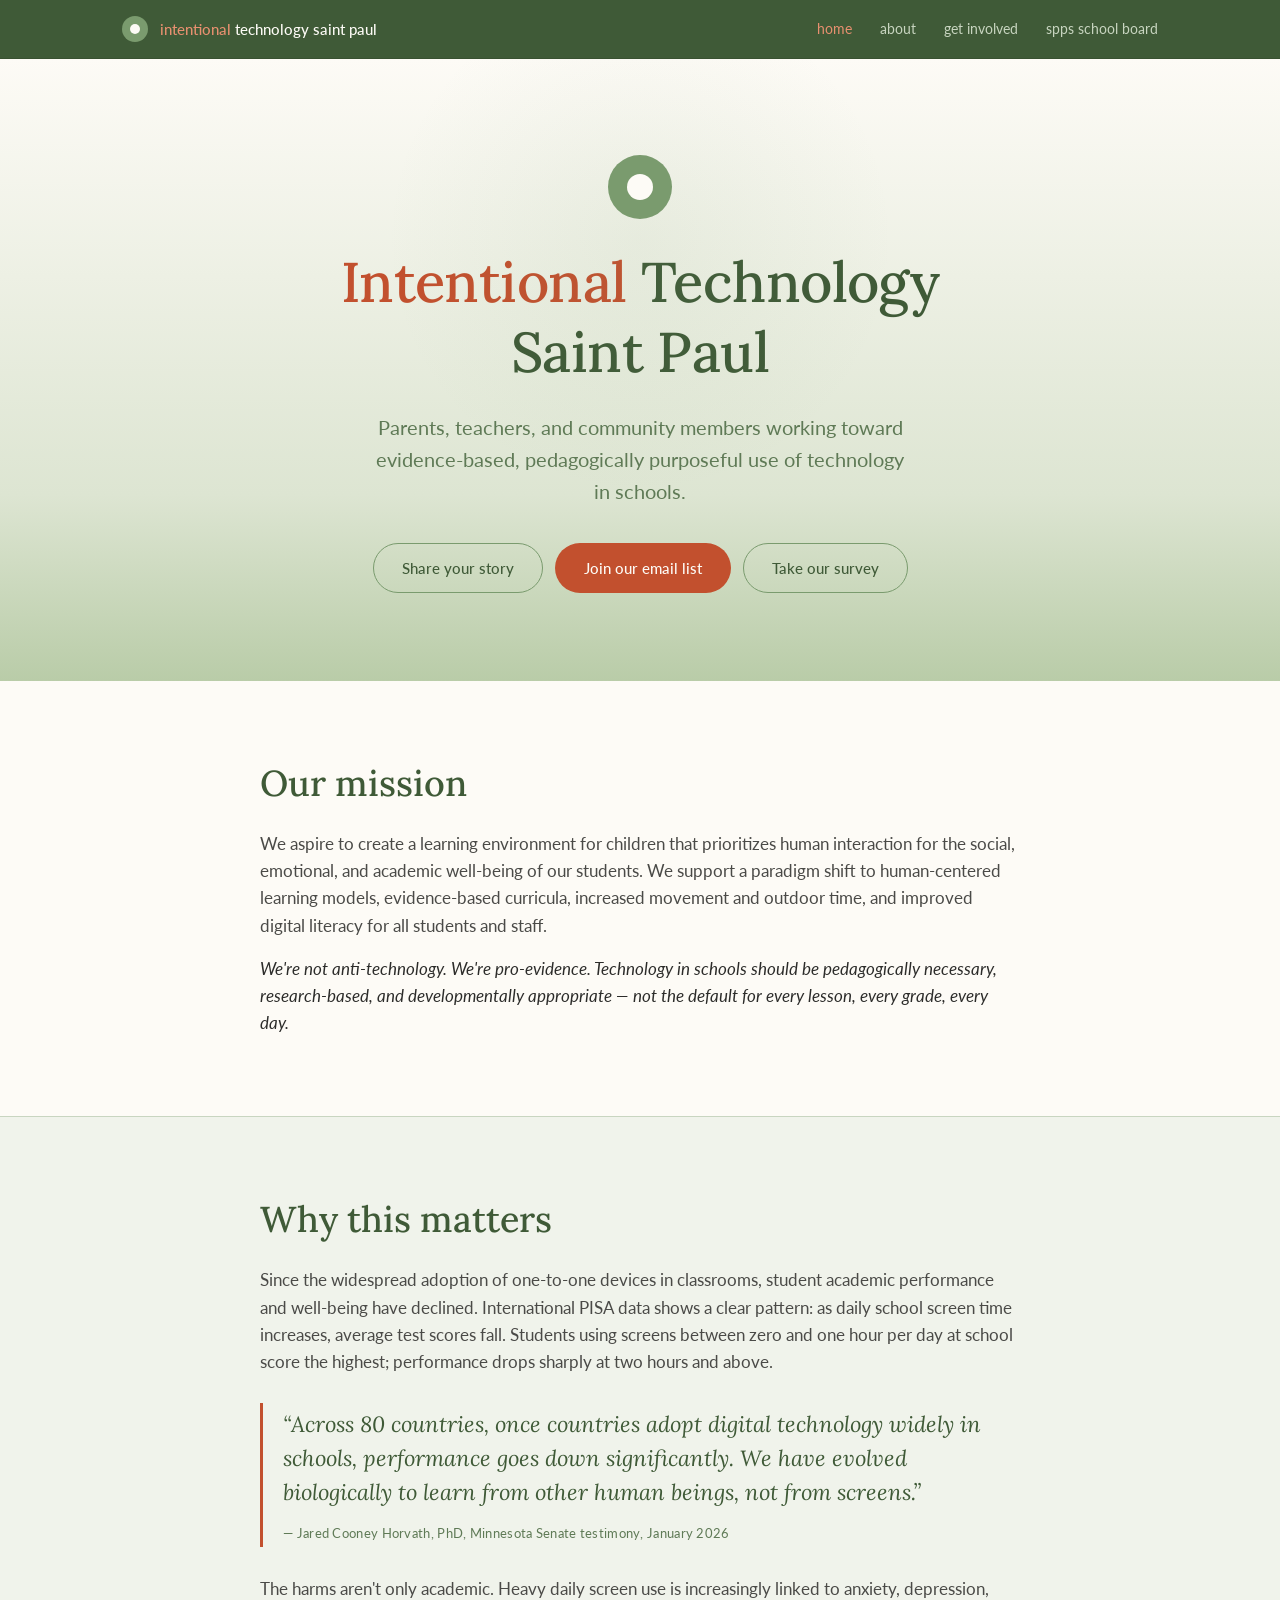
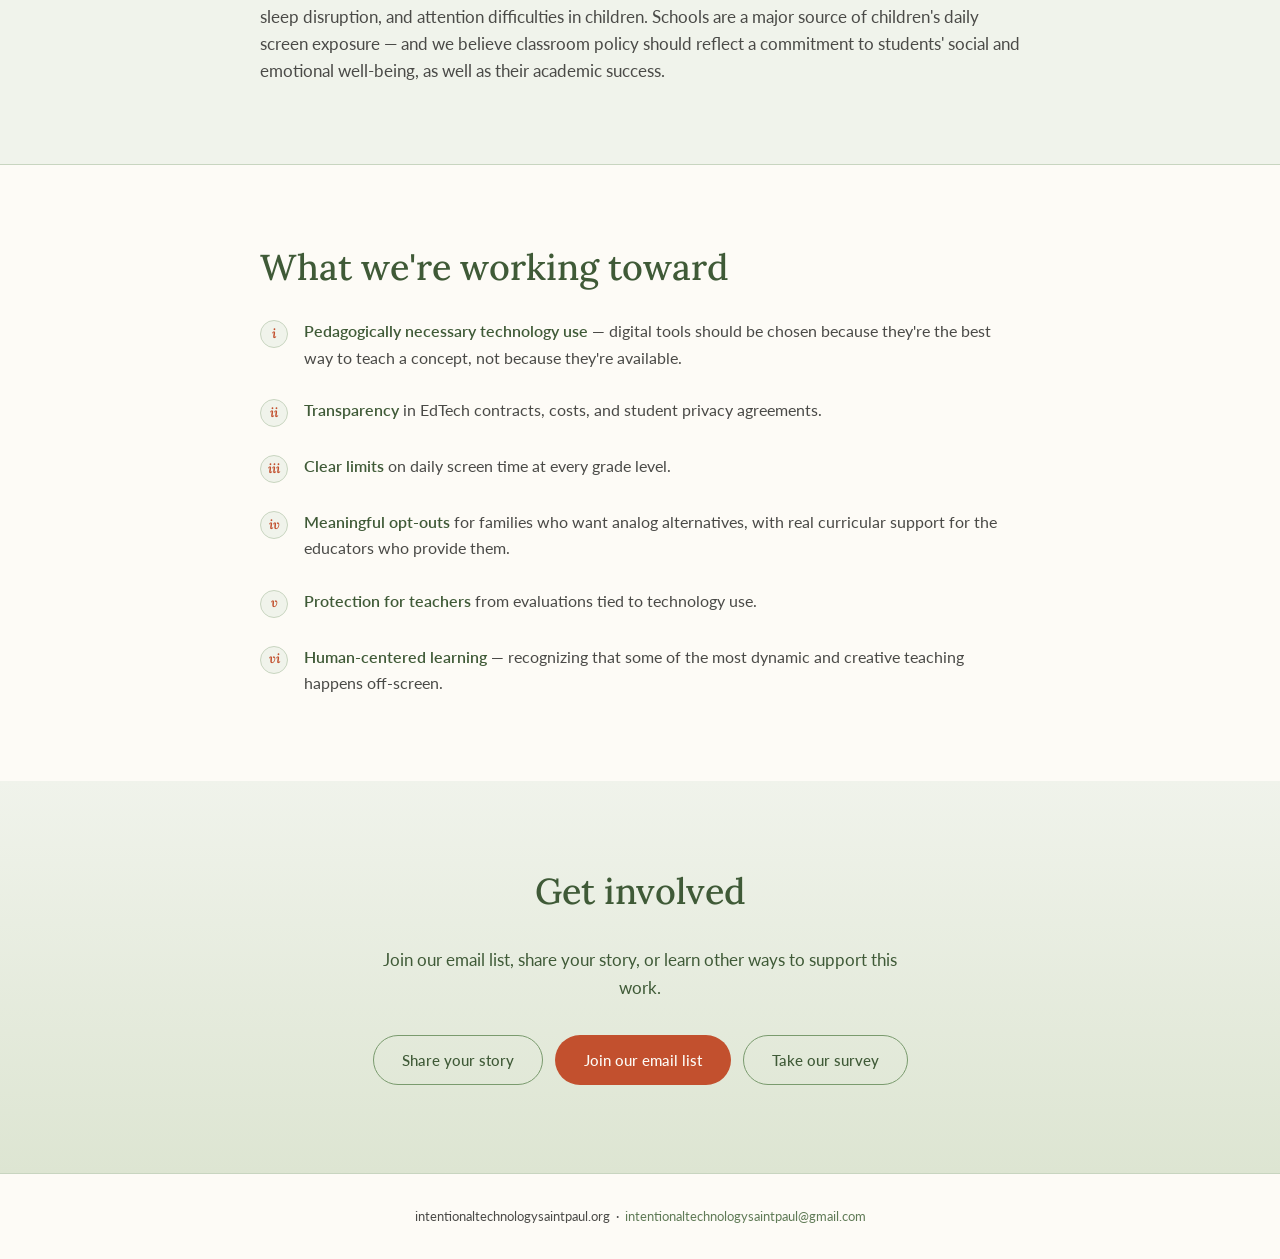
<file: index.html>
<!DOCTYPE html>
<html lang="en">
<head>
<meta charset="UTF-8">
<meta name="viewport" content="width=device-width, initial-scale=1.0">
<title>Intentional Technology Saint Paul</title>
<meta name="description" content="Parents, teachers, and community members working toward evidence-based, pedagogically purposeful use of technology in schools.">

<link rel="icon" type="image/png" href="logo-favicon.png">

<link rel="preconnect" href="https://fonts.googleapis.com">
<link rel="preconnect" href="https://fonts.gstatic.com" crossorigin>
<link href="https://fonts.googleapis.com/css2?family=Lora:wght@400;500;600;700&family=Lato:wght@400;500;700&display=swap" rel="stylesheet">

<link rel="stylesheet" href="styles.css?v=20261008">
</head>
<body>

<!-- ============ NAV ============ -->
<nav class="nav">
  <div class="nav-inner">
    <a href="index.html" class="nav-logo">
      <span class="nav-mark"></span>
      <span><span class="intentional">intentional</span> technology saint paul</span>
    </a>
    <div class="nav-links">
      <a href="index.html" class="nav-current">home</a>
      <a href="about.html">about</a>
      <a href="get-involved.html">get involved</a>
      <a href="spps-school-board.html">spps school board</a>
    </div>
  </div>
</nav>

<!-- ============ HERO ============ -->
<section class="hero" id="top">
  <div class="container">
    <div class="hero-mark"></div>
    <h1><span class="intentional">Intentional</span> Technology<br>Saint Paul</h1>
    <p class="hero-tagline">Parents, teachers, and community members working toward evidence-based, pedagogically purposeful use of technology in schools.</p>
    <div class="hero-buttons">
      <a href="get-involved.html#testimony" class="btn btn-secondary">Share your story</a>
      <a href="get-involved.html" class="btn btn-primary">Join our email list</a>
      <a href="https://docs.google.com/forms/d/e/1FAIpQLSejXLMiZzwrO2mAkwRNwSP4qWl0P58UmI9xe1b-pAo0sxrqiw/viewform?usp=dialog" class="btn btn-secondary" target="_blank" rel="noopener">Take our survey</a>
    </div>
  </div>
</section>

<!-- ============ MISSION ============ -->
<section class="section-cream" id="mission">
  <div class="container reveal">
    <h2>Our mission</h2>
    <p>We aspire to create a learning environment for children that prioritizes human interaction for the social, emotional, and academic well-being of our students. We support a paradigm shift to human-centered learning models, evidence-based curricula, increased movement and outdoor time, and improved digital literacy for all students and staff.</p>
    <p class="mission-italic">We're not anti-technology. We're pro-evidence. Technology in schools should be pedagogically necessary, research-based, and developmentally appropriate &mdash; not the default for every lesson, every grade, every day.</p>
  </div>
</section>

<!-- ============ WHY THIS MATTERS ============ -->
<section class="section-pale" id="why">
  <div class="container reveal">
    <h2>Why this matters</h2>
    <p>Since the widespread adoption of one-to-one devices in classrooms, student academic performance and well-being have declined. International PISA data shows a clear pattern: as daily school screen time increases, average test scores fall. Students using screens between zero and one hour per day at school score the highest; performance drops sharply at two hours and above.</p>
    <div class="quote-block">
      &ldquo;Across 80 countries, once countries adopt digital technology widely in schools, performance goes down significantly. We have evolved biologically to learn from other human beings, not from screens.&rdquo;
      <span class="quote-attr">&mdash; Jared Cooney Horvath, PhD, Minnesota Senate testimony, January 2026</span>
    </div>
    <p style="margin-top: 28px;">The harms aren't only academic. Heavy daily screen use is increasingly linked to anxiety, depression, sleep disruption, and attention difficulties in children. Schools are a major source of children's daily screen exposure &mdash; and we believe classroom policy should reflect a commitment to students' social and emotional well-being, as well as their academic success.</p>
  </div>
</section>

<!-- ============ GOALS ============ -->
<section class="section-cream">
  <div class="container reveal">
    <h2>What we're working toward</h2>
    <div class="goals">
      <div class="goal">
        <div class="goal-icon">i</div>
        <p class="goal-text"><strong>Pedagogically necessary technology use</strong> &mdash; digital tools should be chosen because they're the best way to teach a concept, not because they're available.</p>
      </div>
      <div class="goal">
        <div class="goal-icon">ii</div>
        <p class="goal-text"><strong>Transparency</strong> in EdTech contracts, costs, and student privacy agreements.</p>
      </div>
      <div class="goal">
        <div class="goal-icon">iii</div>
        <p class="goal-text"><strong>Clear limits</strong> on daily screen time at every grade level.</p>
      </div>
      <div class="goal">
        <div class="goal-icon">iv</div>
        <p class="goal-text"><strong>Meaningful opt-outs</strong> for families who want analog alternatives, with real curricular support for the educators who provide them.</p>
      </div>
      <div class="goal">
        <div class="goal-icon">v</div>
        <p class="goal-text"><strong>Protection for teachers</strong> from evaluations tied to technology use.</p>
      </div>
      <div class="goal">
        <div class="goal-icon">vi</div>
        <p class="goal-text"><strong>Human-centered learning</strong> &mdash; recognizing that some of the most dynamic and creative teaching happens off-screen.</p>
      </div>
    </div>
  </div>
</section>

<!-- ============ GET INVOLVED (streamlined) ============ -->
<section class="involved-bg">
  <div class="container reveal" style="text-align: center;">
    <h2>Get involved</h2>
    <p style="font-size: 17px; color: var(--sage-deep); max-width: 520px; margin: 0 auto 32px; line-height: 1.7;">Join our email list, share your story, or learn other ways to support this work.</p>
    <div class="hero-buttons">
      <a href="get-involved.html#testimony" class="btn btn-secondary">Share your story</a>
      <a href="get-involved.html" class="btn btn-primary">Join our email list</a>
      <a href="https://docs.google.com/forms/d/e/1FAIpQLSejXLMiZzwrO2mAkwRNwSP4qWl0P58UmI9xe1b-pAo0sxrqiw/viewform?usp=dialog" class="btn btn-secondary" target="_blank" rel="noopener">Take our survey</a>
    </div>
  </div>
</section>

<!-- ============ FOOTER ============ -->
<footer>
  <p>intentionaltechnologysaintpaul.org &nbsp;&middot;&nbsp; <a href="mailto:intentionaltechnologysaintpaul@gmail.com">intentionaltechnologysaintpaul@gmail.com</a></p>
</footer>

<script>
  if ('IntersectionObserver' in window) {
    const obs = new IntersectionObserver((entries) => {
      entries.forEach(e => {
        if (e.isIntersecting) {
          e.target.classList.add('in');
          obs.unobserve(e.target);
        }
      });
    }, { threshold: 0.15 });
    document.querySelectorAll('.reveal').forEach(el => obs.observe(el));
  } else {
    document.querySelectorAll('.reveal').forEach(el => el.classList.add('in'));
  }
</script>

</body>
</html>
</file>
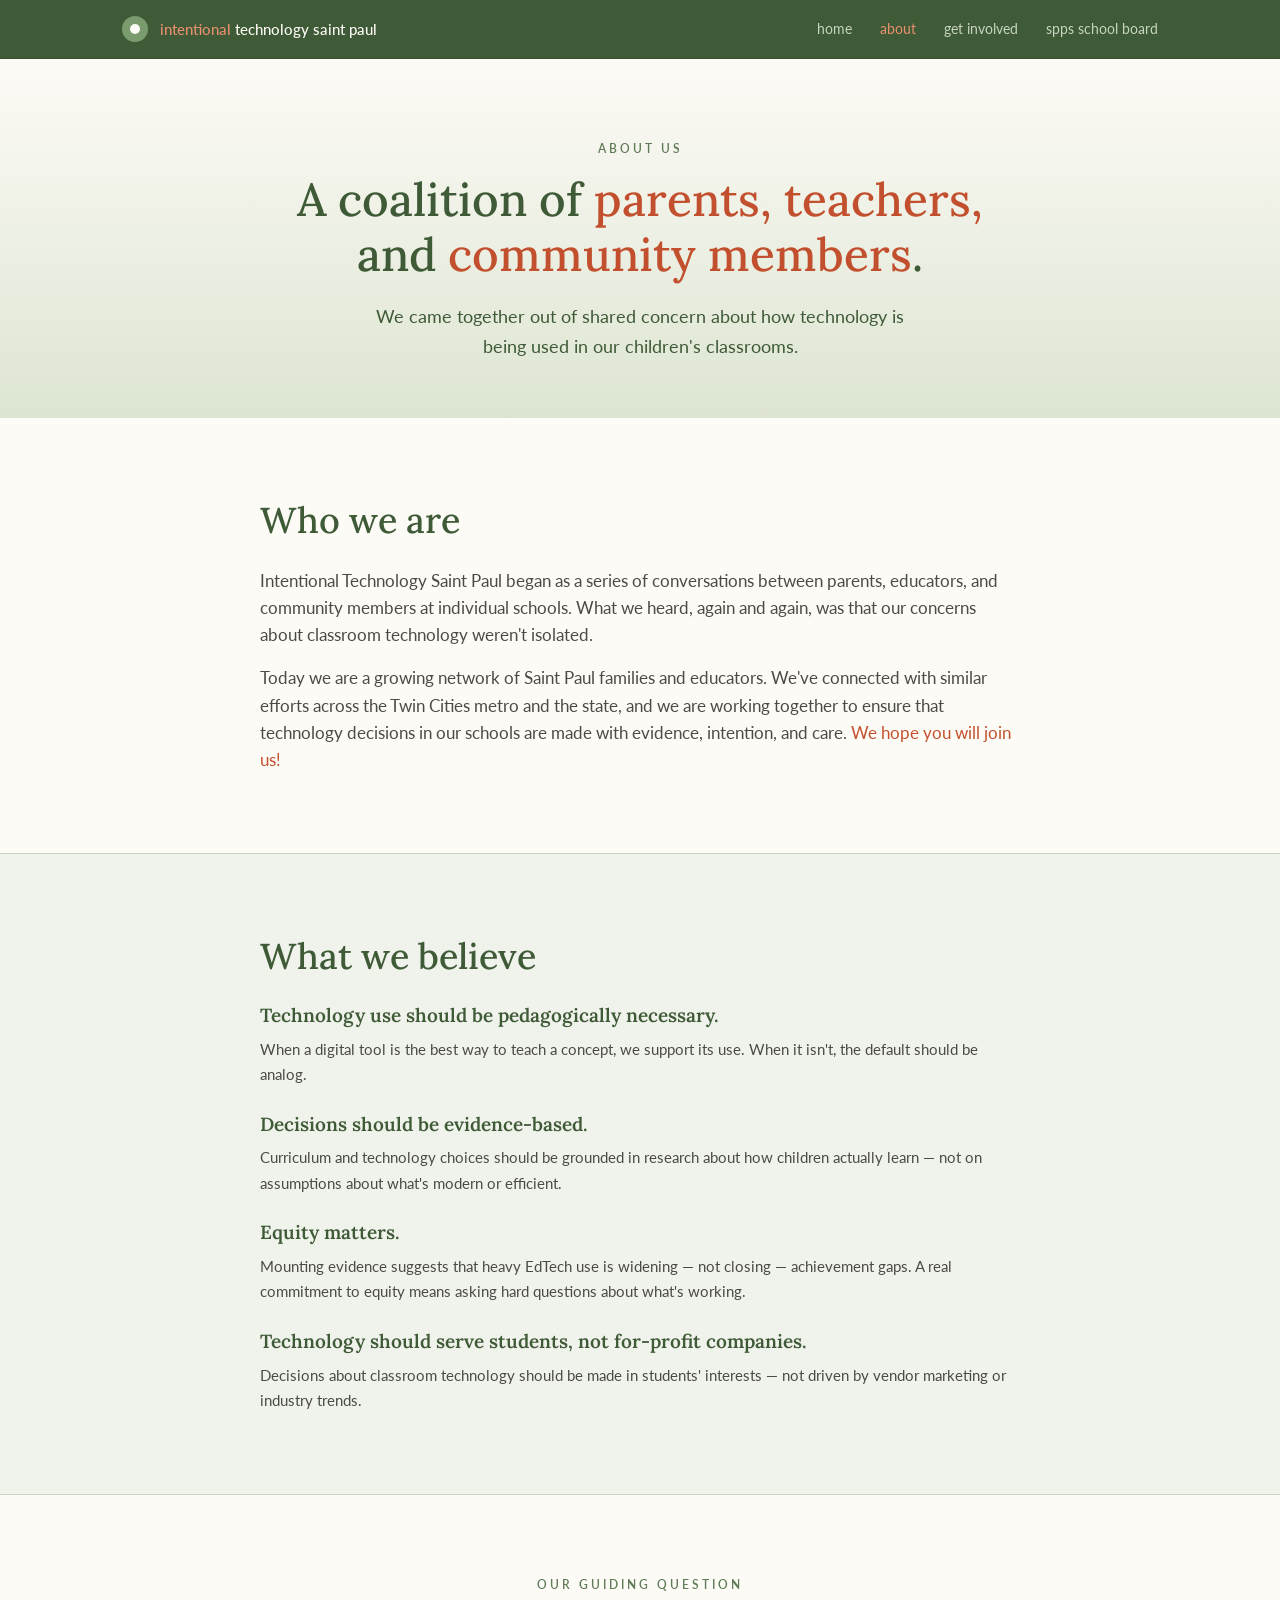
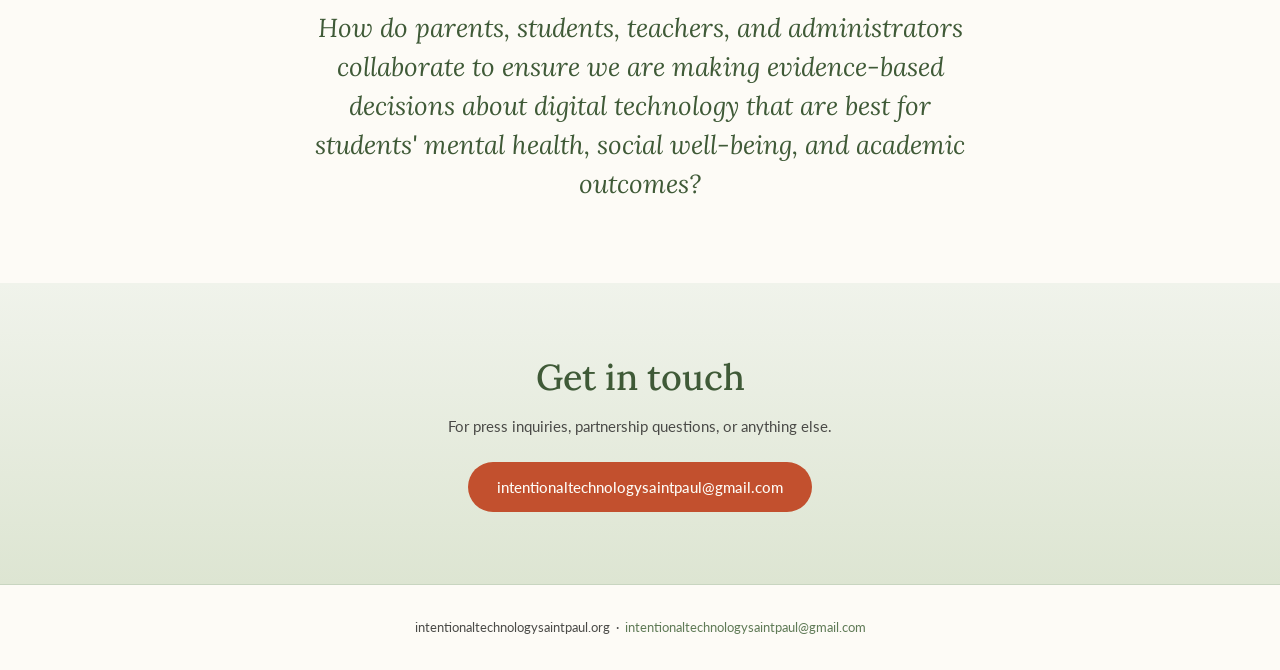
<file: about.html>
<!DOCTYPE html>
<html lang="en">
<head>
<meta charset="UTF-8">
<meta name="viewport" content="width=device-width, initial-scale=1.0">
<title>About — Intentional Technology Saint Paul</title>
<meta name="description" content="A coalition of parents, educators, and community members working toward evidence-based use of technology in Saint Paul schools.">

<link rel="icon" type="image/png" href="logo-favicon.png">

<link rel="preconnect" href="https://fonts.googleapis.com">
<link rel="preconnect" href="https://fonts.gstatic.com" crossorigin>
<link href="https://fonts.googleapis.com/css2?family=Lora:wght@400;500;600;700&family=Lato:wght@400;500;700&display=swap" rel="stylesheet">

<link rel="stylesheet" href="styles.css?v=20261008">
</head>
<body>

<!-- ============ NAV ============ -->
<nav class="nav">
  <div class="nav-inner">
    <a href="index.html" class="nav-logo">
      <span class="nav-mark"></span>
      <span><span class="intentional">intentional</span> technology saint paul</span>
    </a>
    <div class="nav-links">
      <a href="index.html">home</a>
      <a href="about.html" class="nav-current">about</a>
      <a href="get-involved.html">get involved</a>
      <a href="spps-school-board.html">spps school board</a>
    </div>
  </div>
</nav>

<!-- ============ PAGE HEADER ============ -->
<section class="page-header">
  <div class="container">
    <p class="page-eyebrow">About us</p>
    <h1>A coalition of <span class="accent">parents, teachers,</span> and <span class="accent">community members</span>.</h1>
    <p class="page-intro">We came together out of shared concern about how technology is being used in our children's classrooms.</p>
  </div>
</section>

<!-- ============ WHO WE ARE ============ -->
<section class="section-cream">
  <div class="container reveal">
    <h2>Who we are</h2>
    <p>Intentional Technology Saint Paul began as a series of conversations between parents, educators, and community members at individual schools. What we heard, again and again, was that our concerns about classroom technology weren't isolated.</p>
    <p>Today we are a growing network of Saint Paul families and educators. We've connected with similar efforts across the Twin Cities metro and the state, and we are working together to ensure that technology decisions in our schools are made with evidence, intention, and care. <a href="get-involved.html">We hope you will join us!</a></p>
  </div>
</section>

<!-- ============ WHAT WE BELIEVE ============ -->
<section class="section-pale">
  <div class="container reveal">
    <h2>What we believe</h2>
    <div class="beliefs">
      <div class="belief">
        <h3>Technology use should be pedagogically necessary.</h3>
        <p>When a digital tool is the best way to teach a concept, we support its use. When it isn't, the default should be analog.</p>
      </div>
      <div class="belief">
        <h3>Decisions should be evidence-based.</h3>
        <p>Curriculum and technology choices should be grounded in research about how children actually learn &mdash; not on assumptions about what's modern or efficient.</p>
      </div>
      <div class="belief">
        <h3>Equity matters.</h3>
        <p>Mounting evidence suggests that heavy EdTech use is widening &mdash; not closing &mdash; achievement gaps. A real commitment to equity means asking hard questions about what's working.</p>
      </div>
      <div class="belief">
        <h3>Technology should serve students, not for-profit companies.</h3>
        <p>Decisions about classroom technology should be made in students' interests &mdash; not driven by vendor marketing or industry trends.</p>
      </div>
    </div>
  </div>
</section>

<!-- ============ GUIDING QUESTION ============ -->
<section class="section-cream">
  <div class="container reveal pull-quote">
    <p class="page-eyebrow">Our guiding question</p>
    <p class="quote-text">How do parents, students, teachers, and administrators collaborate to ensure we are making evidence-based decisions about digital technology that are best for students' mental health, social well-being, and academic outcomes?</p>
  </div>
</section>

<!-- ============ CONTACT CTA ============ -->
<section class="contact-cta">
  <div class="container reveal">
    <h2>Get in touch</h2>
    <p>For press inquiries, partnership questions, or anything else.</p>
    <a href="mailto:intentionaltechnologysaintpaul@gmail.com" class="btn btn-primary">intentionaltechnologysaintpaul@gmail.com</a>
  </div>
</section>

<!-- ============ FOOTER ============ -->
<footer>
  <p>intentionaltechnologysaintpaul.org &nbsp;&middot;&nbsp; <a href="mailto:intentionaltechnologysaintpaul@gmail.com">intentionaltechnologysaintpaul@gmail.com</a></p>
</footer>

<script>
  if ('IntersectionObserver' in window) {
    const obs = new IntersectionObserver((entries) => {
      entries.forEach(e => {
        if (e.isIntersecting) {
          e.target.classList.add('in');
          obs.unobserve(e.target);
        }
      });
    }, { threshold: 0.15 });
    document.querySelectorAll('.reveal').forEach(el => obs.observe(el));
  } else {
    document.querySelectorAll('.reveal').forEach(el => el.classList.add('in'));
  }
</script>

</body>
</html>
</file>
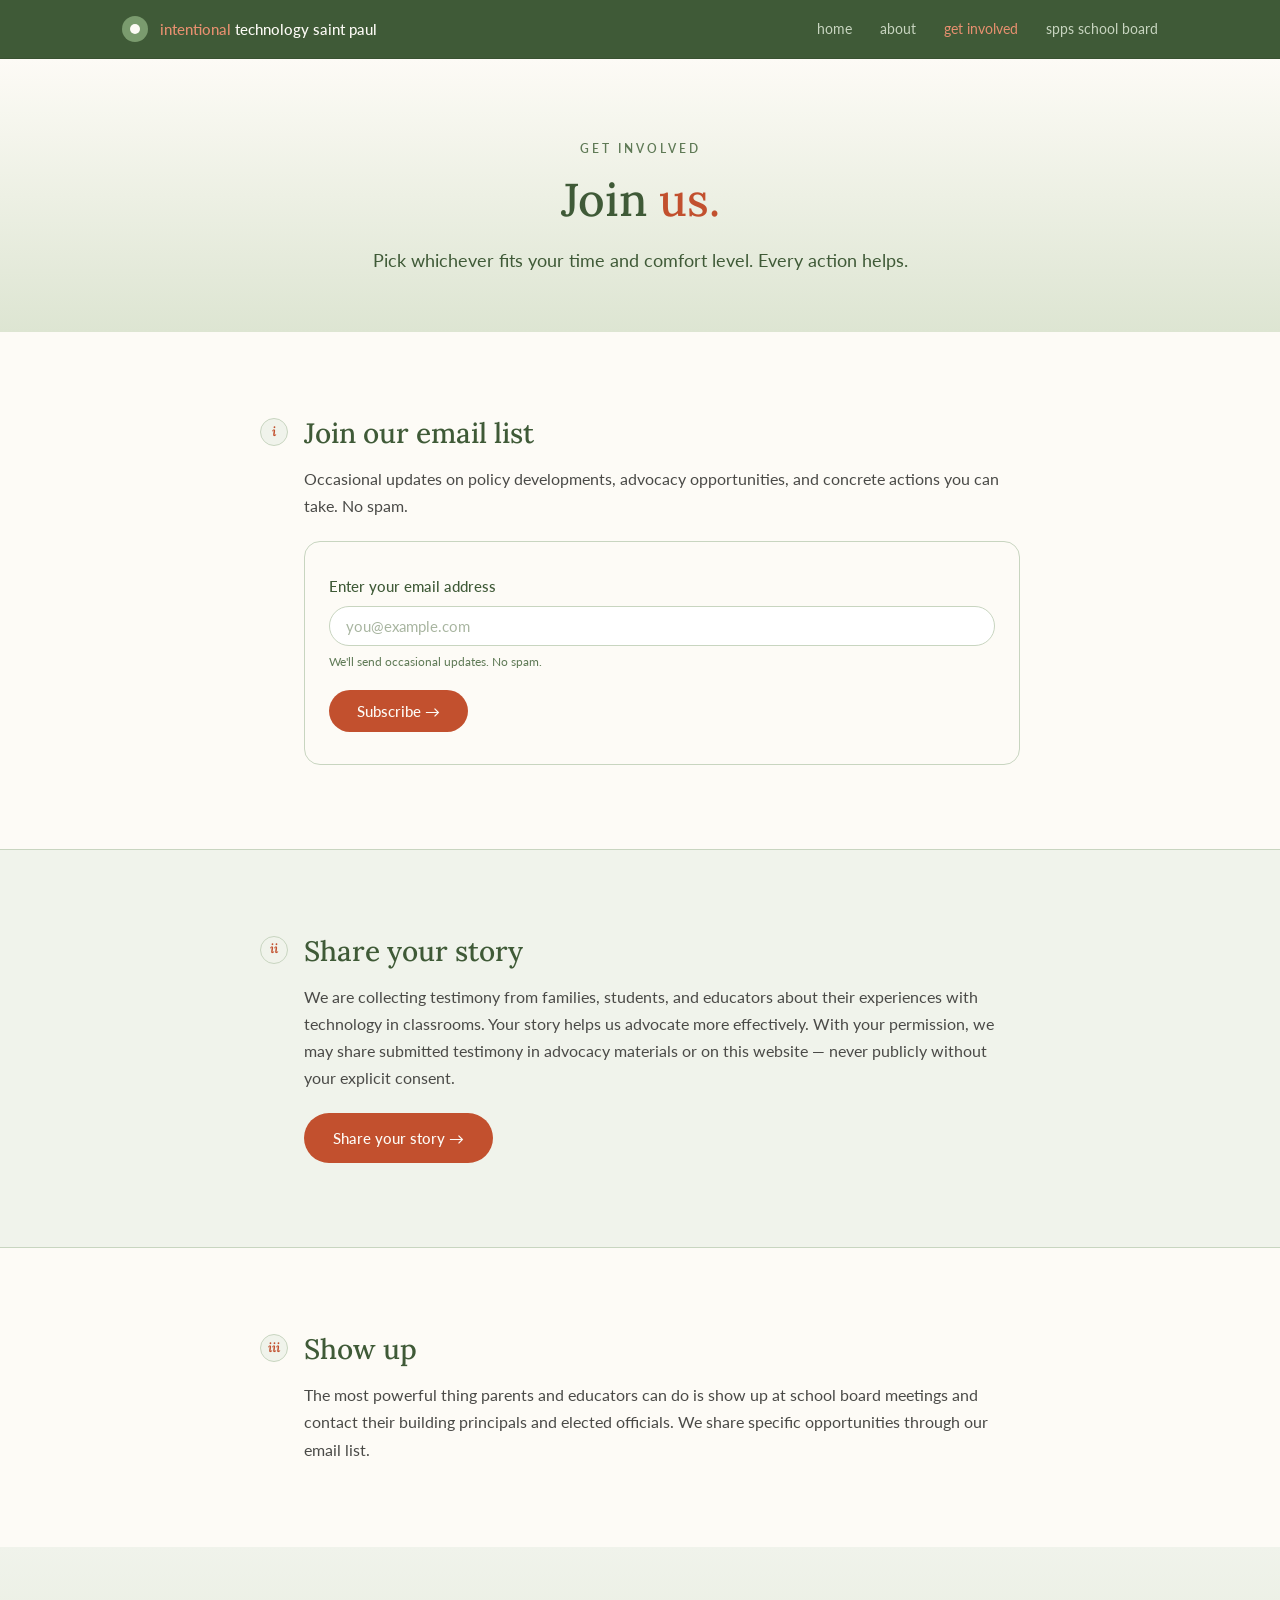
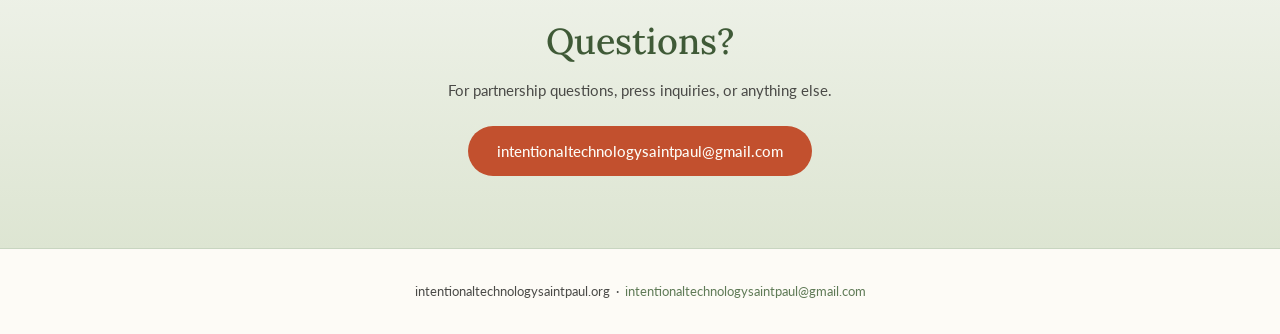
<file: get-involved.html>
<!DOCTYPE html>
<html lang="en">
<head>
<meta charset="UTF-8">
<meta name="viewport" content="width=device-width, initial-scale=1.0">
<title>Get Involved — Intentional Technology Saint Paul</title>
<meta name="description" content="Join Intentional Technology Saint Paul: sign up for our email list, share your story, or learn other ways to support our work.">

<link rel="icon" type="image/png" href="logo-favicon.png">

<link rel="preconnect" href="https://fonts.googleapis.com">
<link rel="preconnect" href="https://fonts.gstatic.com" crossorigin>
<link href="https://fonts.googleapis.com/css2?family=Lora:wght@400;500;600;700&family=Lato:wght@400;500;700&display=swap" rel="stylesheet">

<link rel="stylesheet" href="styles.css?v=20261008">
</head>
<body>

<!-- ============ NAV ============ -->
<nav class="nav">
  <div class="nav-inner">
    <a href="index.html" class="nav-logo">
      <span class="nav-mark"></span>
      <span><span class="intentional">intentional</span> technology saint paul</span>
    </a>
    <div class="nav-links">
      <a href="index.html">home</a>
      <a href="about.html">about</a>
      <a href="get-involved.html" class="nav-current">get involved</a>
      <a href="spps-school-board.html">spps school board</a>
    </div>
  </div>
</nav>

<!-- ============ PAGE HEADER ============ -->
<section class="page-header">
  <div class="container">
    <p class="page-eyebrow">Get involved</p>
    <h1>Join <span class="accent">us.</span></h1>
    <p class="page-intro">Pick whichever fits your time and comfort level. Every action helps.</p>
  </div>
</section>

<!-- ============ JOIN EMAIL LIST ============ -->
<section class="section-cream">
  <div class="container reveal">
    <div class="goal">
      <div class="goal-icon">i</div>
      <div style="flex: 1;">
        <h2 style="font-size: clamp(22px, 3vw, 28px); margin-bottom: 14px;">Join our email list</h2>
        <p style="font-size: 16px; line-height: 1.7; margin-bottom: 22px;">Occasional updates on policy developments, advocacy opportunities, and concrete actions you can take. No spam.</p>

        <!-- ================= BREVO EMAIL SIGNUP ================= -->
        <!-- Brevo form styles (scoped to .sib-form so they don't affect rest of site) -->
        <style>
          @font-face {
            font-display: block;
            font-family: Roboto;
            src: url(https://assets.brevo.com/font/Roboto/Latin/normal/normal/7529907e9eaf8ebb5220c5f9850e3811.woff2) format("woff2"), url(https://assets.brevo.com/font/Roboto/Latin/normal/normal/25c678feafdc175a70922a116c9be3e7.woff) format("woff")
          }
          @font-face {
            font-display: fallback;
            font-family: Roboto;
            font-weight: 600;
            src: url(https://assets.brevo.com/font/Roboto/Latin/medium/normal/6e9caeeafb1f3491be3e32744bc30440.woff2) format("woff2"), url(https://assets.brevo.com/font/Roboto/Latin/medium/normal/71501f0d8d5aa95960f6475d5487d4c2.woff) format("woff")
          }
          @font-face {
            font-display: fallback;
            font-family: Roboto;
            font-weight: 700;
            src: url(https://assets.brevo.com/font/Roboto/Latin/bold/normal/3ef7cf158f310cf752d5ad08cd0e7e60.woff2) format("woff2"), url(https://assets.brevo.com/font/Roboto/Latin/bold/normal/ece3a1d82f18b60bcce0211725c476aa.woff) format("woff")
          }
          :where(.sib-form-message-panel) { display: none; }
          :where(.sib-form-message-panel .sib-notification__icon) { width: 20px; height: 20px; }
          #sib-container input:-ms-input-placeholder { font-family: var(--font-sans); text-align: left; color: #A8B5A0; }
          #sib-container input::placeholder { font-family: var(--font-sans); text-align: left; color: #A8B5A0; }
          #sib-container a { text-decoration: underline; color: var(--terracotta); }

          /* Override Brevo defaults to match Intentional Technology styling */
          .sib-form { background-color: transparent !important; padding: 0 !important; }
          .sib-form #sib-container {
            background-color: var(--cream) !important;
            border: 1px solid var(--sage-border) !important;
            border-radius: 16px !important;
            max-width: 100% !important;
            padding: 24px !important;
            text-align: left !important;
          }
          .sib-form .entry__label {
            font-family: var(--font-sans) !important;
            color: var(--sage-deep) !important;
            font-size: 15px !important;
            font-weight: 500 !important;
            margin-bottom: 8px !important;
            display: block !important;
          }
          .sib-form .input {
            font-family: var(--font-sans) !important;
            border: 1px solid var(--sage-border) !important;
            border-radius: 999px !important;
            padding: 10px 16px !important;
            font-size: 15px !important;
            color: var(--text) !important;
            width: 100% !important;
          }
          .sib-form .input:focus {
            outline: none !important;
            border-color: var(--sage) !important;
          }
          .sib-form .entry__specification {
            font-family: var(--font-sans) !important;
            color: var(--sage-soft) !important;
            font-size: 12px !important;
          }
          .sib-form .sib-form-block__button {
            background-color: var(--terracotta) !important;
            color: var(--cream) !important;
            font-family: var(--font-sans) !important;
            font-size: 15px !important;
            font-weight: 500 !important;
            padding: 12px 28px !important;
            border-radius: 999px !important;
            border: none !important;
            cursor: pointer !important;
            transition: background 0.2s ease !important;
            width: auto !important;
            display: inline-block !important;
            line-height: 1.2 !important;
          }
          .sib-form .sib-form-block__button svg {
            display: none !important;
          }
          /* Hide the spam-protection honeypot field */
          .sib-form .input--hidden {
            display: none !important;
          }
          .sib-form .sib-form-block__button:hover {
            background-color: var(--terracotta-deep) !important;
          }
          /* Hide Brevo's redundant headline since your site already has one */
          .sib-form > #sib-form-container > #sib-container > #sib-form > div:nth-child(1),
          .sib-form > #sib-form-container > #sib-container > #sib-form > div:nth-child(2) {
            display: none !important;
          }
        </style>
        <link rel="stylesheet" href="https://sibforms.com/forms/end-form/build/sib-styles.css">

        <div class="sib-form" style="text-align: center;">
          <div id="sib-form-container" class="sib-form-container">
            <div id="error-message" class="sib-form-message-panel" style="font-family:Helvetica, sans-serif; font-size:16px; text-align:left; color:#661d1d; background-color:#ffeded; border-color:#ff4949; border-radius:3px; max-width:540px;">
              <div class="sib-form-message-panel__text sib-form-message-panel__text--center">
                <svg viewBox="0 0 512 512" class="sib-icon sib-notification__icon">
                  <path d="M256 40c118.621 0 216 96.075 216 216 0 119.291-96.61 216-216 216-119.244 0-216-96.562-216-216 0-119.203 96.602-216 216-216m0-32C119.043 8 8 119.083 8 256c0 136.997 111.043 248 248 248s248-111.003 248-248C504 119.083 392.957 8 256 8zm-11.49 120h22.979c6.823 0 12.274 5.682 11.99 12.5l-7 168c-.268 6.428-5.556 11.5-11.99 11.5h-8.979c-6.433 0-11.722-5.073-11.99-11.5l-7-168c-.283-6.818 5.167-12.5 11.99-12.5zM256 340c-15.464 0-28 12.536-28 28s12.536 28 28 28 28-12.536 28-28-12.536-28-28-28z" />
                </svg>
                <span class="sib-form-message-panel__inner-text">Your subscription could not be saved. Please try again.</span>
              </div>
            </div>
            <div></div>
            <div id="success-message" class="sib-form-message-panel" style="font-family:Helvetica, sans-serif; font-size:16px; text-align:left; color:#085229; background-color:#e7faf0; border-color:#13ce66; border-radius:3px; max-width:540px;">
              <div class="sib-form-message-panel__text sib-form-message-panel__text--center">
                <svg viewBox="0 0 512 512" class="sib-icon sib-notification__icon">
                  <path d="M256 8C119.033 8 8 119.033 8 256s111.033 248 248 248 248-111.033 248-248S392.967 8 256 8zm0 464c-118.664 0-216-96.055-216-216 0-118.663 96.055-216 216-216 118.664 0 216 96.055 216 216 0 118.663-96.055 216-216 216zm141.63-274.961L217.15 376.071c-4.705 4.667-12.303 4.637-16.97-.068l-85.878-86.572c-4.667-4.705-4.637-12.303.068-16.97l8.52-8.451c4.705-4.667 12.303-4.637 16.97.068l68.976 69.533 163.441-162.13c4.705-4.667 12.303-4.637 16.97.068l8.451 8.52c4.668 4.705 4.637 12.303-.068 16.97z" />
                </svg>
                <span class="sib-form-message-panel__inner-text">Success! Thank you for signing up for our email list.</span>
              </div>
            </div>
            <div></div>
            <div id="sib-container" class="sib-container--large sib-container--vertical">
              <form id="sib-form" method="POST" action="https://e076be49.sibforms.com/serve/[base64]" data-type="subscription">
                <div style="padding: 8px 0; display: none;">
                  <div class="sib-form-block"><p>Intentional Technology Saint Paul</p></div>
                </div>
                <div style="padding: 8px 0; display: none;">
                  <div class="sib-form-block"><div class="sib-text-form-block"><p>Sign up for our mailing list!</p></div></div>
                </div>
                <div style="padding: 8px 0;">
                  <div class="sib-input sib-form-block">
                    <div class="form__entry entry_block">
                      <div class="form__label-row">
                        <label class="entry__label" for="EMAIL" data-required="*">Enter your email address</label>
                        <div class="entry__field">
                          <input class="input" type="text" id="EMAIL" name="EMAIL" autocomplete="off" value="" placeholder="you@example.com" data-required="true" required />
                        </div>
                      </div>
                      <label class="entry__error entry__error--primary"></label>
                      <label class="entry__specification">We'll send occasional updates. No spam.</label>
                    </div>
                  </div>
                </div>
                <div style="padding: 8px 0;">
                  <div class="sib-form-block" style="text-align: left">
                    <button class="sib-form-block__button sib-form-block__button-with-loader" form="sib-form" type="submit">
                      <svg class="icon clickable__icon progress-indicator__icon sib-hide-loader-icon" viewBox="0 0 512 512">
                        <path d="M460.116 373.846l-20.823-12.022c-5.541-3.199-7.54-10.159-4.663-15.874 30.137-59.886 28.343-131.652-5.386-189.946-33.641-58.394-94.896-95.833-161.827-99.676C261.028 55.961 256 50.751 256 44.352V20.309c0-6.904 5.808-12.337 12.703-11.982 83.556 4.306 160.163 50.864 202.11 123.677 42.063 72.696 44.079 162.316 6.031 236.832-3.14 6.148-10.75 8.461-16.728 5.01z" />
                      </svg>
                      Subscribe &rarr;
                    </button>
                  </div>
                </div>
                <input type="text" name="email_address_check" value="" class="input--hidden">
                <input type="hidden" name="locale" value="en">
              </form>
            </div>
          </div>
        </div>
        <script>
          window.REQUIRED_CODE_ERROR_MESSAGE = 'Please choose a country code';
          window.LOCALE = 'en';
          window.EMAIL_INVALID_MESSAGE = window.SMS_INVALID_MESSAGE = "Whoops - that didn't work. Please review the field format and try again.";
          window.REQUIRED_ERROR_MESSAGE = "This field cannot be left blank. ";
          window.GENERIC_INVALID_MESSAGE = "Whoops - that didn't work. Please review the field format and try again.";
          window.INVALID_NUMBER = "Whoops - that didn't work. Please review the field format and try again.";
          window.INVALID_DATE = "Please enter a valid date";
          window.REQUIRED_MULTISELECT_MESSAGE = 'Please select at least 1 option';
          window.translation = { common: { selectedList: '{quantity} list selected', selectedLists: '{quantity} lists selected', selectedOption: '{quantity} selected', selectedOptions: '{quantity} selected' } };
          var AUTOHIDE = Boolean(0);
        </script>
        <script defer src="https://sibforms.com/forms/end-form/build/main.js"></script>
        <!-- ================= END BREVO EMAIL SIGNUP ================= -->

      </div>
    </div>
  </div>
</section>

<!-- ============ SHARE YOUR STORY ============ -->
<section class="section-pale" id="testimony">
  <div class="container reveal">
    <div class="goal">
      <div class="goal-icon">ii</div>
      <div style="flex: 1;">
        <h2 style="font-size: clamp(22px, 3vw, 28px); margin-bottom: 14px;">Share your story</h2>
        <p style="font-size: 16px; line-height: 1.7; margin-bottom: 22px;">We are collecting testimony from families, students, and educators about their experiences with technology in classrooms. Your story helps us advocate more effectively. With your permission, we may share submitted testimony in advocacy materials or on this website &mdash; never publicly without your explicit consent.</p>

        <!-- ================= TESTIMONY FORM LINK ================= -->
        <a href="https://docs.google.com/forms/d/e/1FAIpQLSdOJmMPhwxEdaiTygslY3x_psAmu5rFL9kih45jq3u7yzuvlQ/viewform?usp=header" target="_blank" rel="noopener" class="btn btn-primary">Share your story &rarr;</a>

      </div>
    </div>
  </div>
</section>

<!-- ============ SHOW UP ============ -->
<section class="section-cream">
  <div class="container reveal">
    <div class="goal">
      <div class="goal-icon">iii</div>
      <div style="flex: 1;">
        <h2 style="font-size: clamp(22px, 3vw, 28px); margin-bottom: 14px;">Show up</h2>
        <p style="font-size: 16px; line-height: 1.7; margin: 0;">The most powerful thing parents and educators can do is show up at school board meetings and contact their building principals and elected officials. We share specific opportunities through our email list.</p>
      </div>
    </div>
  </div>
</section>

<!-- ============ CONTACT CTA ============ -->
<section class="contact-cta">
  <div class="container reveal">
    <h2>Questions?</h2>
    <p>For partnership questions, press inquiries, or anything else.</p>
    <a href="mailto:intentionaltechnologysaintpaul@gmail.com" class="btn btn-primary">intentionaltechnologysaintpaul@gmail.com</a>
  </div>
</section>

<!-- ============ FOOTER ============ -->
<footer>
  <p>intentionaltechnologysaintpaul.org &nbsp;&middot;&nbsp; <a href="mailto:intentionaltechnologysaintpaul@gmail.com">intentionaltechnologysaintpaul@gmail.com</a></p>
</footer>

<script>
  if ('IntersectionObserver' in window) {
    const obs = new IntersectionObserver((entries) => {
      entries.forEach(e => {
        if (e.isIntersecting) {
          e.target.classList.add('in');
          obs.unobserve(e.target);
        }
      });
    }, { threshold: 0.15 });
    document.querySelectorAll('.reveal').forEach(el => obs.observe(el));
  } else {
    document.querySelectorAll('.reveal').forEach(el => el.classList.add('in'));
  }
</script>

</body>
</html>
</file>
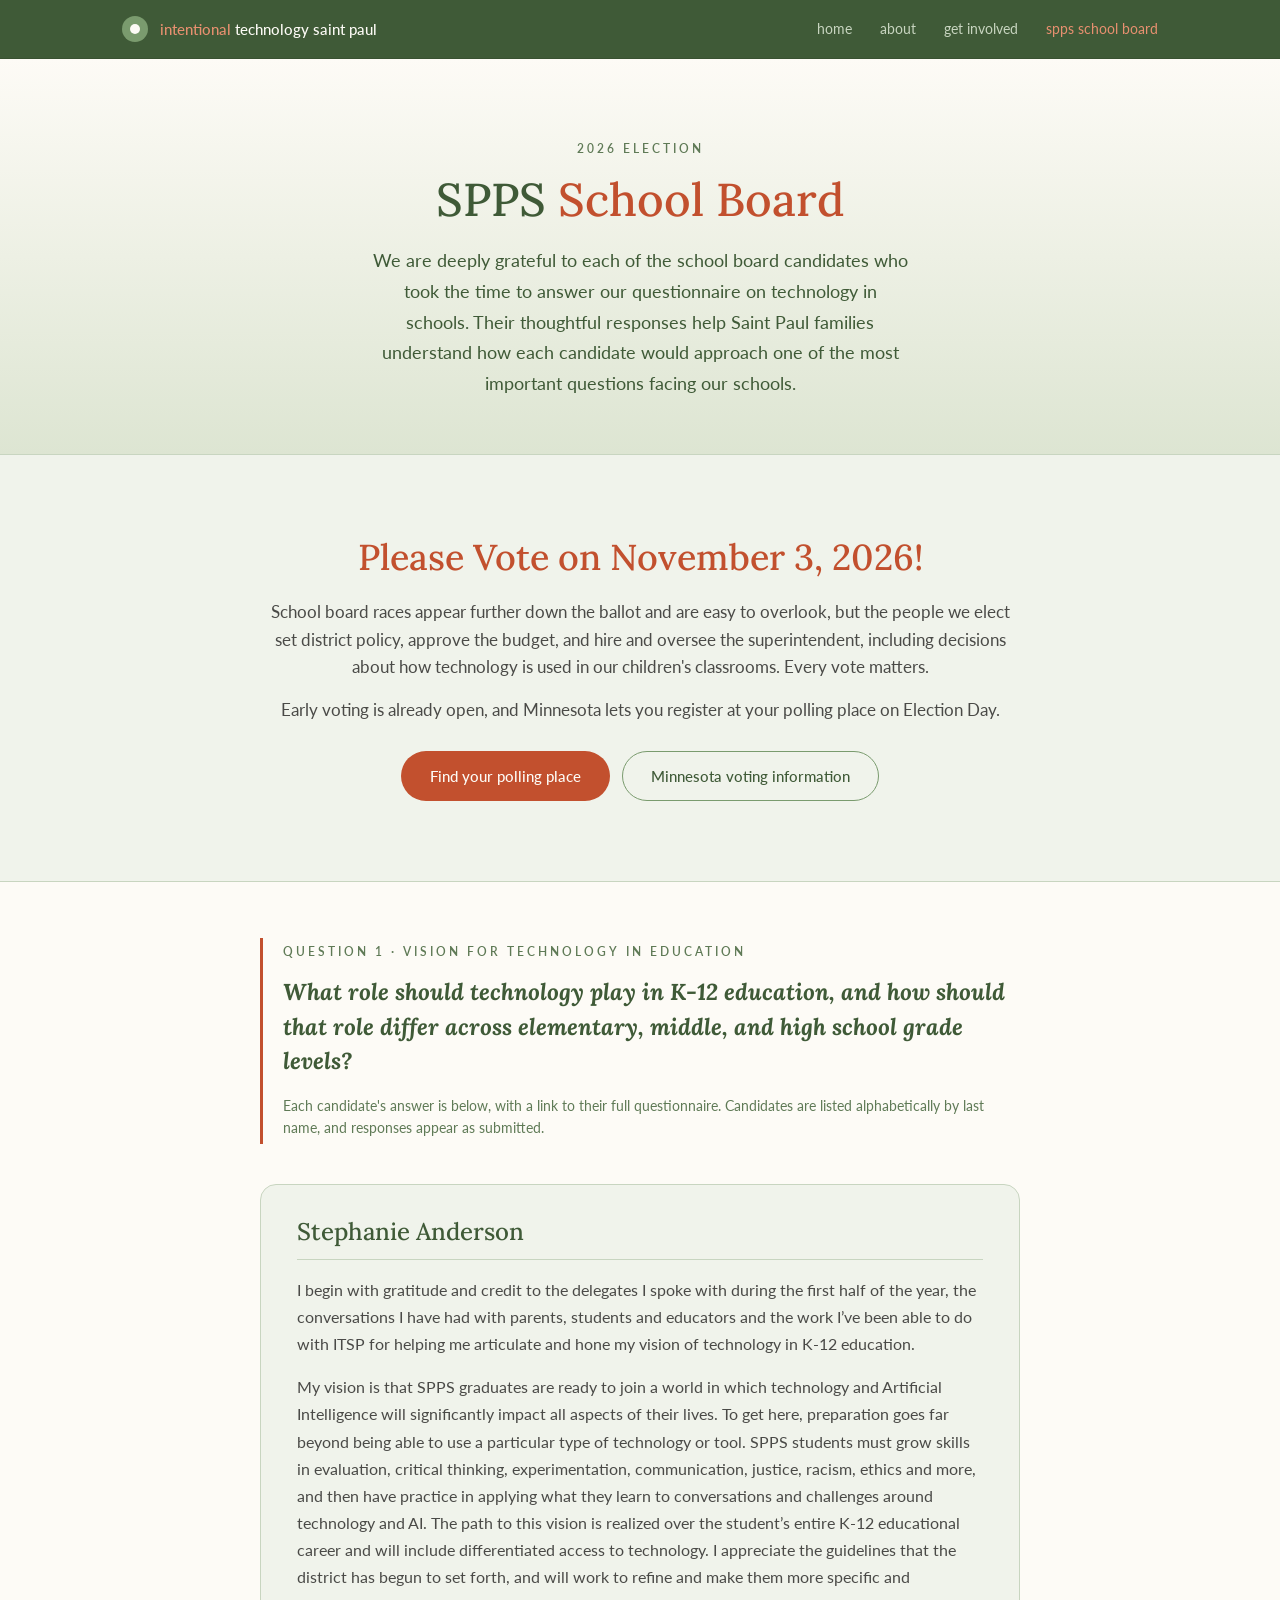
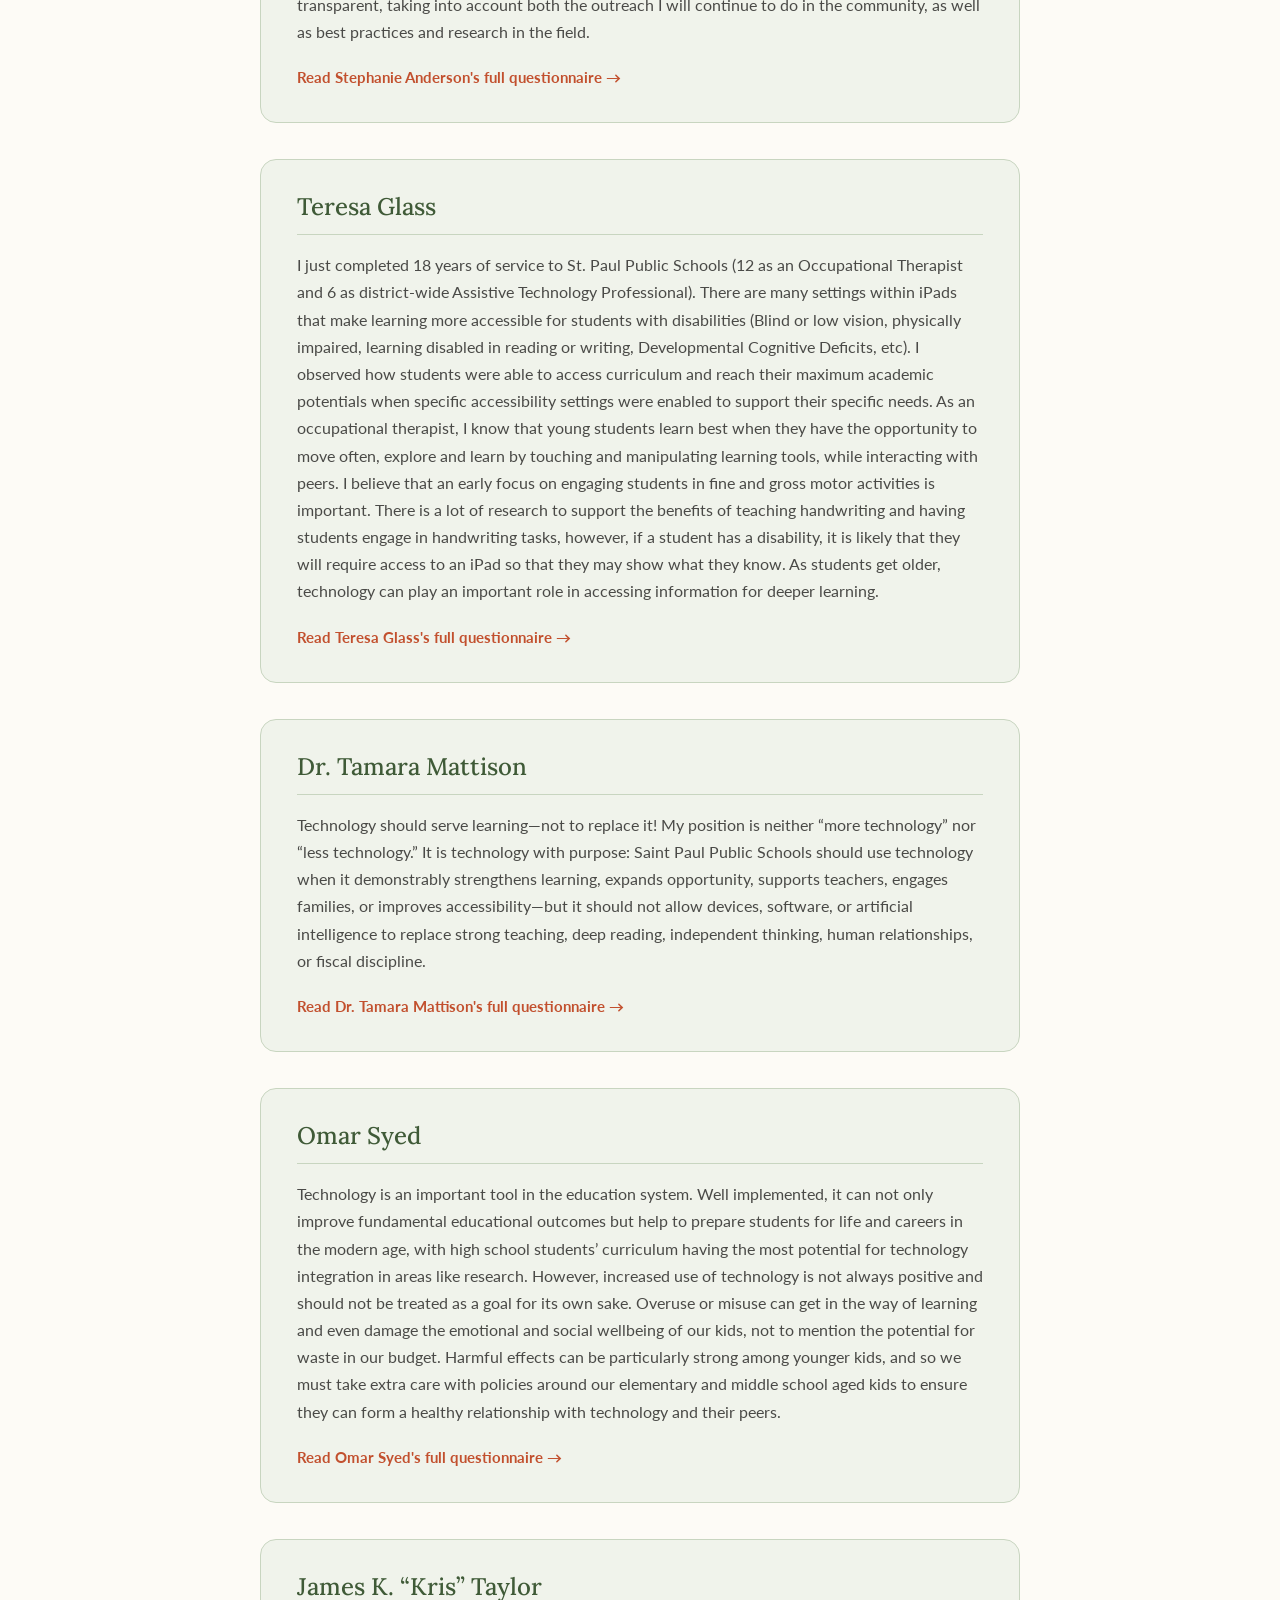
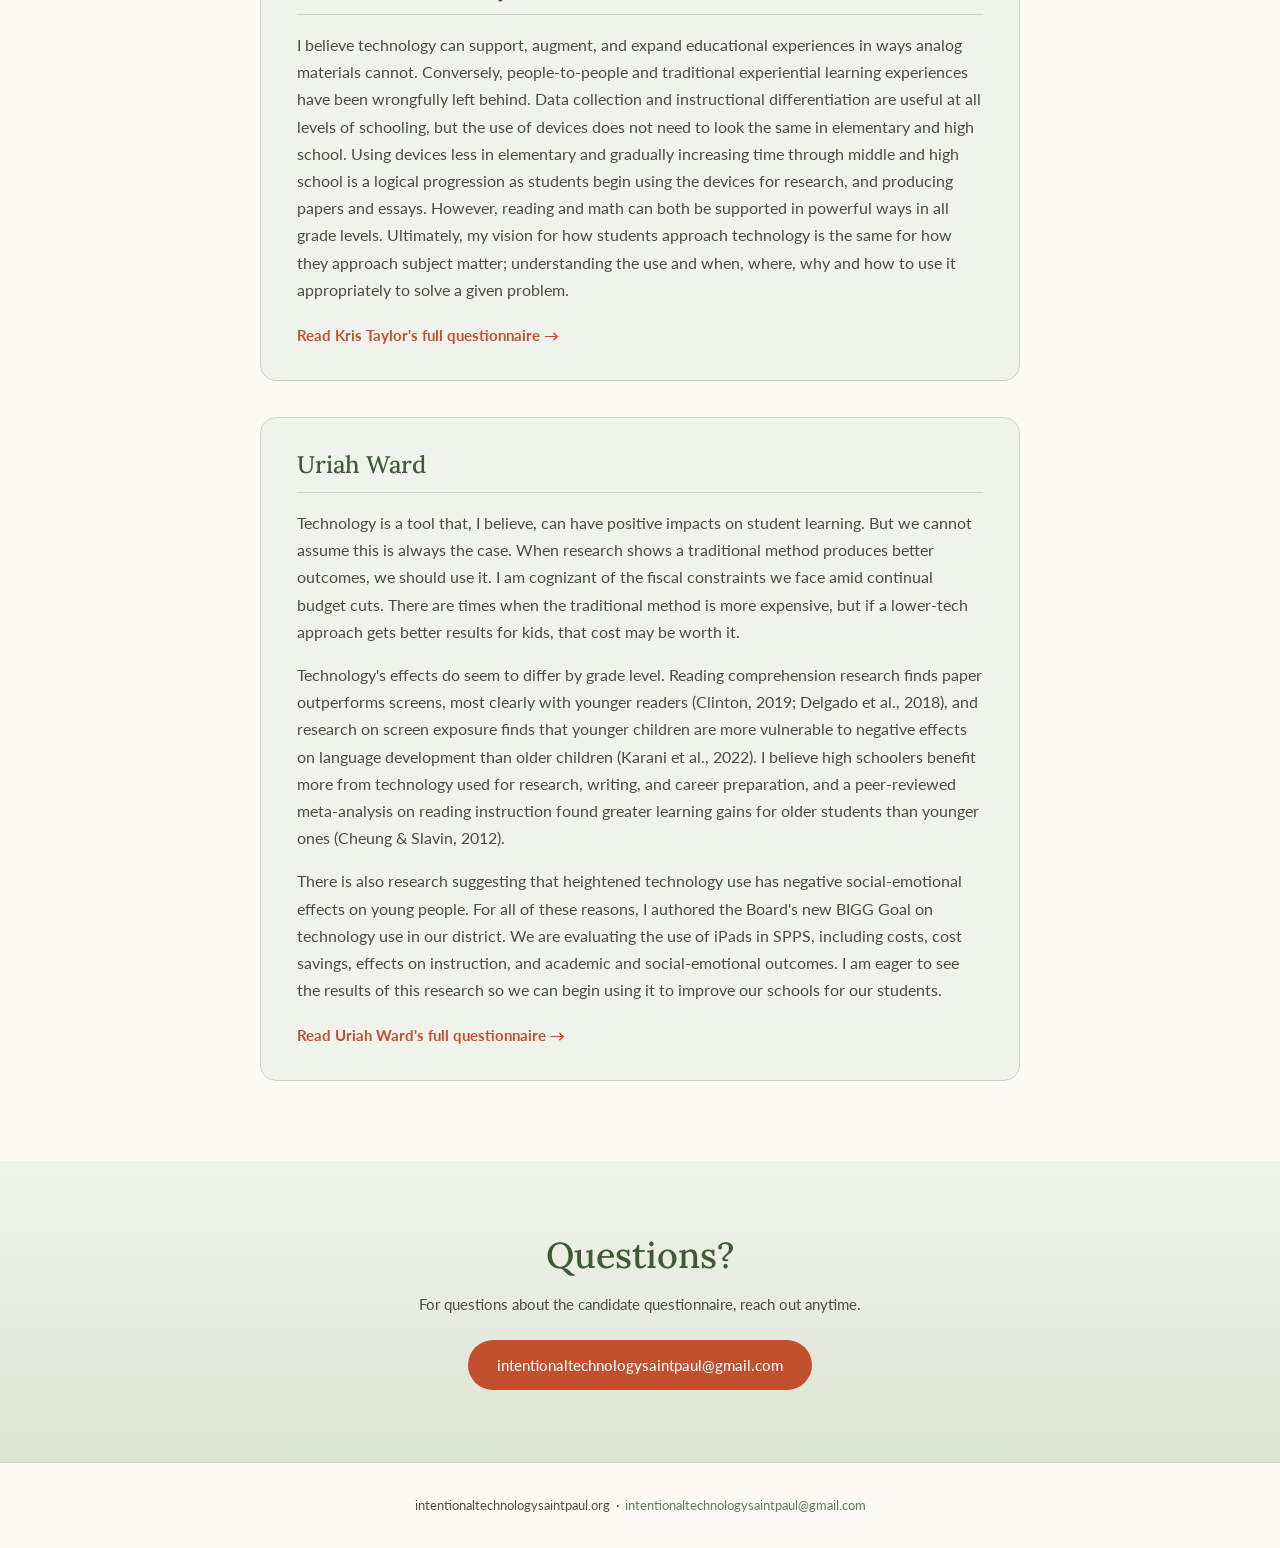
<file: spps-school-board.html>
<!DOCTYPE html>
<html lang="en">
<head>
<meta charset="UTF-8">
<meta name="viewport" content="width=device-width, initial-scale=1.0">
<title>SPPS School Board — Intentional Technology Saint Paul</title>
<meta name="description" content="Saint Paul Public Schools School Board candidates answer our questionnaire on technology in schools. Election Day is Tuesday, November 3, 2026.">

<link rel="icon" type="image/png" href="logo-favicon.png">

<link rel="preconnect" href="https://fonts.googleapis.com">
<link rel="preconnect" href="https://fonts.gstatic.com" crossorigin>
<link href="https://fonts.googleapis.com/css2?family=Lora:wght@400;500;600;700&family=Lato:wght@400;500;700&display=swap" rel="stylesheet">

<link rel="stylesheet" href="styles.css?v=20261008">
</head>
<body>

<!-- ============ NAV ============ -->
<nav class="nav">
  <div class="nav-inner">
    <a href="index.html" class="nav-logo">
      <span class="nav-mark"></span>
      <span><span class="intentional">intentional</span> technology saint paul</span>
    </a>
    <div class="nav-links">
      <a href="index.html">home</a>
      <a href="about.html">about</a>
      <a href="get-involved.html">get involved</a>
      <a href="spps-school-board.html" class="nav-current">spps school board</a>
    </div>
  </div>
</nav>

<!-- ============ PAGE HEADER ============ -->
<section class="page-header">
  <div class="container">
    <p class="page-eyebrow">2026 Election</p>
    <h1>SPPS <span class="accent">School Board</span></h1>
    <p class="page-intro">We are deeply grateful to each of the school board candidates who took the time to answer our questionnaire on technology in schools. Their thoughtful responses help Saint Paul families understand how each candidate would approach one of the most important questions facing our schools.</p>
  </div>
</section>

<!-- ============ ELECTION REMINDER ============ -->
<section class="section-pale">
  <div class="container reveal election-callout">
    <h2>Please Vote on November 3, 2026!</h2>
    <p>School board races appear further down the ballot and are easy to overlook, but the people we elect set district policy, approve the budget, and hire and oversee the superintendent, including decisions about how technology is used in our children's classrooms. Every vote matters.</p>
    <p>Early voting is already open, and Minnesota lets you register at your polling place on Election Day.</p>
    <div class="election-links">
      <a href="https://pollfinder.sos.mn.gov/" class="btn btn-primary" target="_blank" rel="noopener">Find your polling place</a>
      <a href="https://www.sos.mn.gov/elections-voting/" class="btn btn-secondary" target="_blank" rel="noopener">Minnesota voting information</a>
    </div>
  </div>
</section>

<!-- ============ CANDIDATE RESPONSES ============ -->
<section class="section-cream candidates-section">
  <div class="container">
    <div class="question-block">
      <p class="page-eyebrow">Question 1 &middot; Vision for Technology in Education</p>
      <p class="question-text">What role should technology play in K-12 education, and how should that role differ across elementary, middle, and high school grade levels?</p>
      <p class="question-note">Each candidate's answer is below, with a link to their full questionnaire. Candidates are listed alphabetically by last name, and responses appear as submitted.</p>
    </div>

    <article class="candidate-card reveal">
      <h3>Stephanie Anderson</h3>
      <div class="answer">
        <p>I begin with gratitude and credit to the delegates I spoke with during the first half of the year, the conversations I have had with parents, students and educators and the work I’ve been able to do with ITSP for helping me articulate and hone my vision of technology in K-12 education.</p>
        <p>My vision is that SPPS graduates are ready to join a world in which technology and Artificial Intelligence will significantly impact all aspects of their lives. To get here, preparation goes far beyond being able to use a particular type of technology or tool. SPPS students must grow skills in evaluation, critical thinking, experimentation, communication, justice, racism, ethics and more, and then have practice in applying what they learn to conversations and challenges around technology and AI. The path to this vision is realized over the student’s entire K-12 educational career and will include differentiated access to technology. I appreciate the guidelines that the district has begun to set forth, and will work to refine and make them more specific and transparent, taking into account both the outreach I will continue to do in the community, as well as best practices and research in the field.</p>
      </div>
      <a href="questionnaires/anderson.pdf" class="read-more" target="_blank" rel="noopener">Read Stephanie Anderson's full questionnaire &rarr;</a>
    </article>

    <article class="candidate-card reveal">
      <h3>Teresa Glass</h3>
      <div class="answer">
        <p>I just completed 18 years of service to St. Paul Public Schools (12 as an Occupational Therapist and 6 as district-wide Assistive Technology Professional). There are many settings within iPads that make learning more accessible for students with disabilities (Blind or low vision, physically impaired, learning disabled in reading or writing, Developmental Cognitive Deficits, etc). I observed how students were able to access curriculum and reach their maximum academic potentials when specific accessibility settings were enabled to support their specific needs. As an occupational therapist, I know that young students learn best when they have the opportunity to move often, explore and learn by touching and manipulating learning tools, while interacting with peers. I believe that an early focus on engaging students in fine and gross motor activities is important. There is a lot of research to support the benefits of teaching handwriting and having students engage in handwriting tasks, however, if a student has a disability, it is likely that they will require access to an iPad so that they may show what they know. As students get older, technology can play an important role in accessing information for deeper learning.</p>
      </div>
      <a href="questionnaires/glass.pdf" class="read-more" target="_blank" rel="noopener">Read Teresa Glass's full questionnaire &rarr;</a>
    </article>

    <article class="candidate-card reveal">
      <h3>Dr. Tamara Mattison</h3>
      <div class="answer">
        <p>Technology should serve learning—not to replace it! My position is neither “more technology” nor “less technology.” It is technology with purpose: Saint Paul Public Schools should use technology when it demonstrably strengthens learning, expands opportunity, supports teachers, engages families, or improves accessibility—but it should not allow devices, software, or artificial intelligence to replace strong teaching, deep reading, independent thinking, human relationships, or fiscal discipline.</p>
      </div>
      <a href="questionnaires/mattison.pdf" class="read-more" target="_blank" rel="noopener">Read Dr. Tamara Mattison's full questionnaire &rarr;</a>
    </article>

    <article class="candidate-card reveal">
      <h3>Omar Syed</h3>
      <div class="answer">
        <p>Technology is an important tool in the education system. Well implemented, it can not only improve fundamental educational outcomes but help to prepare students for life and careers in the modern age, with high school students’ curriculum having the most potential for technology integration in areas like research. However, increased use of technology is not always positive and should not be treated as a goal for its own sake. Overuse or misuse can get in the way of learning and even damage the emotional and social wellbeing of our kids, not to mention the potential for waste in our budget. Harmful effects can be particularly strong among younger kids, and so we must take extra care with policies around our elementary and middle school aged kids to ensure they can form a healthy relationship with technology and their peers.</p>
      </div>
      <a href="questionnaires/syed.pdf" class="read-more" target="_blank" rel="noopener">Read Omar Syed's full questionnaire &rarr;</a>
    </article>

    <article class="candidate-card reveal">
      <h3>James K. “Kris” Taylor</h3>
      <div class="answer">
        <p>I believe technology can support, augment, and expand educational experiences in ways analog materials cannot. Conversely, people-to-people and traditional experiential learning experiences have been wrongfully left behind. Data collection and instructional differentiation are useful at all levels of schooling, but the use of devices does not need to look the same in elementary and high school. Using devices less in elementary and gradually increasing time through middle and high school is a logical progression as students begin using the devices for research, and producing papers and essays. However, reading and math can both be supported in powerful ways in all grade levels. Ultimately, my vision for how students approach technology is the same for how they approach subject matter; understanding the use and when, where, why and how to use it appropriately to solve a given problem.</p>
      </div>
      <a href="questionnaires/taylor.pdf" class="read-more" target="_blank" rel="noopener">Read Kris Taylor's full questionnaire &rarr;</a>
    </article>

    <article class="candidate-card reveal">
      <h3>Uriah Ward</h3>
      <div class="answer">
        <p>Technology is a tool that, I believe, can have positive impacts on student learning. But we cannot assume this is always the case. When research shows a traditional method produces better outcomes, we should use it. I am cognizant of the fiscal constraints we face amid continual budget cuts. There are times when the traditional method is more expensive, but if a lower-tech approach gets better results for kids, that cost may be worth it.</p>
        <p>Technology's effects do seem to differ by grade level. Reading comprehension research finds paper outperforms screens, most clearly with younger readers (Clinton, 2019; Delgado et al., 2018), and research on screen exposure finds that younger children are more vulnerable to negative effects on language development than older children (Karani et al., 2022). I believe high schoolers benefit more from technology used for research, writing, and career preparation, and a peer-reviewed meta-analysis on reading instruction found greater learning gains for older students than younger ones (Cheung &amp; Slavin, 2012).</p>
        <p>There is also research suggesting that heightened technology use has negative social-emotional effects on young people. For all of these reasons, I authored the Board's new BIGG Goal on technology use in our district. We are evaluating the use of iPads in SPPS, including costs, cost savings, effects on instruction, and academic and social-emotional outcomes. I am eager to see the results of this research so we can begin using it to improve our schools for our students.</p>
      </div>
      <a href="questionnaires/ward.pdf" class="read-more" target="_blank" rel="noopener">Read Uriah Ward's full questionnaire &rarr;</a>
    </article>
  </div>
</section>

<!-- ============ CONTACT CTA ============ -->
<section class="contact-cta">
  <div class="container reveal">
    <h2>Questions?</h2>
    <p>For questions about the candidate questionnaire, reach out anytime.</p>
    <a href="mailto:intentionaltechnologysaintpaul@gmail.com" class="btn btn-primary">intentionaltechnologysaintpaul@gmail.com</a>
  </div>
</section>

<!-- ============ FOOTER ============ -->
<footer>
  <p>intentionaltechnologysaintpaul.org &nbsp;&middot;&nbsp; <a href="mailto:intentionaltechnologysaintpaul@gmail.com">intentionaltechnologysaintpaul@gmail.com</a></p>
</footer>

<script>
  if ('IntersectionObserver' in window) {
    const obs = new IntersectionObserver((entries) => {
      entries.forEach(e => {
        if (e.isIntersecting) {
          e.target.classList.add('in');
          obs.unobserve(e.target);
        }
      });
    }, { threshold: 0.15 });
    document.querySelectorAll('.reveal').forEach(el => obs.observe(el));
  } else {
    document.querySelectorAll('.reveal').forEach(el => el.classList.add('in'));
  }
</script>

</body>
</html>
</file>
<file: styles.css>
:root {
  --sage-deep: #3F5A37;
  --sage: #7A9B6E;
  --sage-pale: #F0F3EB;
  --sage-soft-bg: #DDE5D2;
  --sage-strong-bg: #B9CCA8;
  --sage-border: #C8D5C0;
  --sage-soft: #5F7A56;
  --cream: #FDFBF6;
  --peach: #E89070;
  --terracotta: #C2502E;
  --terracotta-deep: #A03F1F;
  --text: #2C2C2A;
  --text-soft: #4A4A47;

  --font-serif: 'Lora', Georgia, 'Times New Roman', serif;
  --font-sans: 'Lato', 'Helvetica Neue', Arial, sans-serif;
}

* { box-sizing: border-box; margin: 0; padding: 0; }

html { scroll-behavior: smooth; }

body {
  font-family: var(--font-sans);
  color: var(--text);
  background: var(--cream);
  line-height: 1.6;
  font-size: 17px;
  -webkit-font-smoothing: antialiased;
  -moz-osx-font-smoothing: grayscale;
}



h1, h2, h3 {
  font-family: var(--font-serif);
  font-weight: 500;
  color: var(--sage-deep);
  line-height: 1.25;
}

a { color: var(--terracotta); text-decoration: none; }
a:hover { text-decoration: underline; }

/* ============ NAV ============ */
.nav {
  position: sticky;
  top: 0;
  z-index: 100;
  background: var(--sage-deep);
  border-bottom: 1px solid rgba(0, 0, 0, 0.1);
}
.nav-inner {
  max-width: 1100px;
  margin: 0 auto;
  padding: 16px 32px;
  display: flex;
  align-items: center;
  justify-content: space-between;
  gap: 16px;
}
.nav-logo {
  display: flex;
  align-items: center;
  gap: 12px;
  color: var(--cream);
  font-weight: 500;
  font-size: 15px;
  text-decoration: none;
}
.nav-logo:hover { text-decoration: none; }
.nav-mark {
  width: 26px;
  height: 26px;
  border-radius: 50%;
  background: var(--sage);
  display: flex;
  align-items: center;
  justify-content: center;
  flex-shrink: 0;
}
.nav-mark::after {
  content: "";
  width: 10px;
  height: 10px;
  border-radius: 50%;
  background: var(--cream);
}
.nav-logo .intentional { color: var(--peach); }
.nav-links {
  display: flex;
  gap: 28px;
  font-size: 14px;
  color: var(--sage-border);
}
.nav-links a { color: var(--sage-border); text-decoration: none; transition: color 0.2s; }
.nav-links a:hover { color: var(--peach); text-decoration: none; }
.nav-links a.nav-current { color: var(--peach); }

@media (max-width: 640px) {
  .nav-inner { padding: 14px 20px; flex-wrap: wrap; row-gap: 10px; }
  .nav-logo { font-size: 13px; }
  .nav-links { gap: 6px 16px; font-size: 13px; flex-wrap: wrap; }
}

/* ============ LAYOUT ============ */
section {
  padding: 80px 32px;
}
.container {
  max-width: 760px;
  margin: 0 auto;
}
.container-wide {
  max-width: 1000px;
  margin: 0 auto;
}

@media (max-width: 640px) {
  section { padding: 56px 24px; }
}

/* ============ HERO ============ */
.hero {
  background: linear-gradient(180deg, var(--cream) 0%, var(--sage-soft-bg) 70%, var(--sage-strong-bg) 100%);
  text-align: center;
  padding-top: 96px;
  padding-bottom: 88px;
  position: relative;
  overflow: hidden;
}
.hero::before {
  content: "";
  position: absolute;
  top: -120px;
  left: 50%;
  transform: translateX(-50%);
  width: 600px;
  height: 600px;
  background: radial-gradient(circle, rgba(122, 155, 110, 0.08) 0%, transparent 60%);
  pointer-events: none;
}
.hero-mark {
  width: 64px;
  height: 64px;
  border-radius: 50%;
  background: var(--sage);
  display: inline-flex;
  align-items: center;
  justify-content: center;
  margin-bottom: 28px;
  position: relative;
}
.hero-mark::after {
  content: "";
  width: 26px;
  height: 26px;
  border-radius: 50%;
  background: var(--cream);
}
.hero h1 {
  font-size: clamp(36px, 6vw, 56px);
  font-weight: 500;
  margin-bottom: 24px;
  letter-spacing: -0.01em;
}
.hero h1 .intentional {
  color: var(--terracotta);
}
.hero-tagline {
  font-size: clamp(17px, 2.2vw, 20px);
  color: var(--sage-soft);
  max-width: 540px;
  margin: 0 auto 36px;
  line-height: 1.6;
}
.hero-buttons {
  display: flex;
  gap: 12px;
  justify-content: center;
  flex-wrap: wrap;
}

/* ============ PAGE HEADER (for sub-pages) ============ */
.page-header {
  background: linear-gradient(180deg, var(--cream) 0%, var(--sage-soft-bg) 100%);
  text-align: center;
  padding: 80px 32px 56px;
}
.page-eyebrow {
  font-size: 12px;
  color: var(--sage-soft);
  letter-spacing: 3px;
  font-weight: 600;
  margin-bottom: 14px;
  text-transform: uppercase;
}
.page-header h1 {
  font-family: var(--font-serif);
  font-weight: 500;
  font-size: clamp(32px, 5vw, 46px);
  color: var(--sage-deep);
  margin-bottom: 18px;
  line-height: 1.2;
  max-width: 720px;
  margin-left: auto;
  margin-right: auto;
}
.page-header h1 em,
.page-header h1 .accent {
  color: var(--terracotta);
  font-style: normal;
  font-weight: inherit;
}
.page-header .page-intro {
  font-size: clamp(16px, 2vw, 18px);
  color: var(--sage-deep);
  max-width: 540px;
  margin: 0 auto;
  line-height: 1.7;
}

/* ============ BUTTONS ============ */
.btn {
  display: inline-block;
  padding: 12px 28px;
  border-radius: 999px;
  font-family: var(--font-sans);
  font-size: 15px;
  font-weight: 500;
  cursor: pointer;
  border: 1px solid transparent;
  transition: all 0.2s ease;
  text-decoration: none;
}
.btn-primary {
  background: var(--terracotta);
  color: var(--cream);
}
.btn-primary:hover {
  background: var(--terracotta-deep);
  text-decoration: none;
  transform: translateY(-1px);
}
.btn-secondary {
  background: transparent;
  color: var(--sage-deep);
  border-color: var(--sage);
}
.btn-secondary:hover {
  background: var(--sage);
  color: var(--cream);
  text-decoration: none;
}

/* ============ SECTIONS ============ */
.section-cream { background: var(--cream); }
.section-pale {
  background: var(--sage-pale);
  border-top: 1px solid var(--sage-border);
  border-bottom: 1px solid var(--sage-border);
}

h2 {
  font-size: clamp(28px, 4vw, 36px);
  margin-bottom: 24px;
}

p { margin-bottom: 16px; color: var(--text-soft); }
p:last-child { margin-bottom: 0; }

.mission-italic {
  font-style: italic;
  color: var(--text);
}

/* ============ QUOTE ============ */
.quote-block {
  margin-top: 28px;
  padding: 4px 0 4px 20px;
  border-left: 3px solid var(--terracotta);
  font-family: var(--font-serif);
  font-style: italic;
  font-size: clamp(18px, 2.4vw, 22px);
  line-height: 1.55;
  color: var(--sage-deep);
}
.quote-attr {
  display: block;
  margin-top: 14px;
  font-family: var(--font-sans);
  font-style: normal;
  font-size: 13px;
  color: var(--sage-soft);
  letter-spacing: 0.3px;
}

/* Centered pull quote (for About page guiding question) */
.pull-quote {
  text-align: center;
}
.pull-quote .quote-text {
  font-family: var(--font-serif);
  font-style: italic;
  font-size: clamp(20px, 2.8vw, 26px);
  line-height: 1.5;
  color: var(--sage-deep);
  max-width: 680px;
  margin: 0 auto;
}

/* ============ GOALS / NUMBERED LIST ============ */
.goals {
  display: grid;
  gap: 18px;
  margin-top: 8px;
}
.goal {
  display: flex;
  gap: 16px;
  align-items: flex-start;
  padding: 4px 0;
}
.goal-icon {
  width: 28px;
  height: 28px;
  border-radius: 50%;
  background: var(--sage-pale);
  border: 1px solid var(--sage-border);
  flex-shrink: 0;
  margin-top: 2px;
  display: flex;
  align-items: center;
  justify-content: center;
  color: var(--terracotta);
  font-family: var(--font-serif);
  font-weight: 600;
  font-size: 13px;
  font-style: italic;
}
.goal-text {
  font-size: 16px;
  line-height: 1.65;
  color: var(--text-soft);
}
.goal-text strong {
  color: var(--sage-deep);
  font-weight: 600;
}

/* ============ BELIEFS (About page) ============ */
.beliefs {
  display: grid;
  gap: 24px;
  margin-top: 8px;
}
.belief h3 {
  font-family: var(--font-serif);
  font-size: 19px;
  font-weight: 600;
  color: var(--sage-deep);
  margin-bottom: 8px;
  line-height: 1.35;
}
.belief p {
  font-size: 15px;
  color: var(--text-soft);
  line-height: 1.7;
  margin: 0;
}

/* ============ GET INVOLVED ============ */
.involved-bg {
  background: linear-gradient(180deg, var(--sage-pale) 0%, #DDE5D2 100%);
  padding: 88px 32px;
}
.involved-bg h2 { text-align: center; margin-bottom: 32px; }
.involved-card {
  background: var(--cream);
  border-radius: 16px;
  padding: 28px 32px;
  margin-bottom: 16px;
  border: 1px solid var(--sage-border);
}
.involved-card:last-child { margin-bottom: 0; }
.involved-card h3 {
  font-size: 20px;
  margin-bottom: 10px;
}
.involved-card p {
  font-size: 15px;
  color: var(--text-soft);
  margin-bottom: 16px;
}

/* Embed slot placeholder styling */
.embed-slot {
  background: #FAF6EC;
  border: 1px dashed var(--sage-border);
  border-radius: 12px;
  padding: 18px;
  color: var(--sage-soft);
  font-size: 13px;
  font-style: italic;
  text-align: center;
}
.embed-slot strong { color: var(--sage-deep); display: block; margin-bottom: 4px; font-style: normal; }

/* Contact CTA card */
.contact-cta {
  background: linear-gradient(180deg, var(--sage-pale) 0%, var(--sage-soft-bg) 100%);
  text-align: center;
  padding: 72px 32px;
}
.contact-cta h2 { margin-bottom: 14px; }
.contact-cta p { font-size: 15px; color: var(--text-soft); margin-bottom: 24px; }

/* ============ SCHOOL BOARD ============ */
.election-callout { text-align: center; }
.election-callout h2 { color: var(--terracotta); margin-bottom: 18px; }
.election-links {
  display: flex;
  gap: 12px;
  justify-content: center;
  flex-wrap: wrap;
  margin-top: 28px;
}
.candidates-section { padding-top: 56px; }
.question-block {
  padding: 4px 0 4px 20px;
  border-left: 3px solid var(--terracotta);
  margin-bottom: 40px;
}
.question-block .question-note {
  font-size: 14px;
  color: var(--sage-soft);
  margin-top: 12px;
}
.question-block .question-text {
  font-family: var(--font-serif);
  font-style: italic;
  font-weight: 700;
  font-size: clamp(19px, 2.6vw, 23px);
  line-height: 1.5;
  color: var(--sage-deep);
}
.candidate-card {
  background: var(--sage-pale);
  border: 1px solid var(--sage-border);
  border-radius: 16px;
  padding: 32px 36px;
  margin-bottom: 36px;
}
.candidate-card:last-child { margin-bottom: 0; }
.candidate-card h3 {
  font-size: 24px;
  margin-bottom: 16px;
  padding-bottom: 12px;
  border-bottom: 1px solid var(--sage-border);
}
.candidate-card .answer p { font-size: 16px; line-height: 1.7; }
.candidate-card .answer { margin-bottom: 18px; }
.read-more { font-weight: 700; font-size: 15px; }

@media (max-width: 640px) {
  .candidate-card { padding: 24px 20px; margin-bottom: 28px; }
  .candidates-section { padding-top: 40px; }
}

/* ============ FOOTER ============ */
footer {
  padding: 32px 24px;
  text-align: center;
  background: var(--cream);
  border-top: 1px solid var(--sage-border);
  color: var(--sage-soft);
  font-size: 13px;
}
footer a { color: var(--sage-soft); }

/* ============ REVEAL ANIMATION ============ */
@media (prefers-reduced-motion: no-preference) {
  .reveal {
    opacity: 0;
    transform: translateY(12px);
    transition: opacity 0.8s ease, transform 0.8s ease;
  }
  .reveal.in {
    opacity: 1;
    transform: translateY(0);
  }
}
</file>
